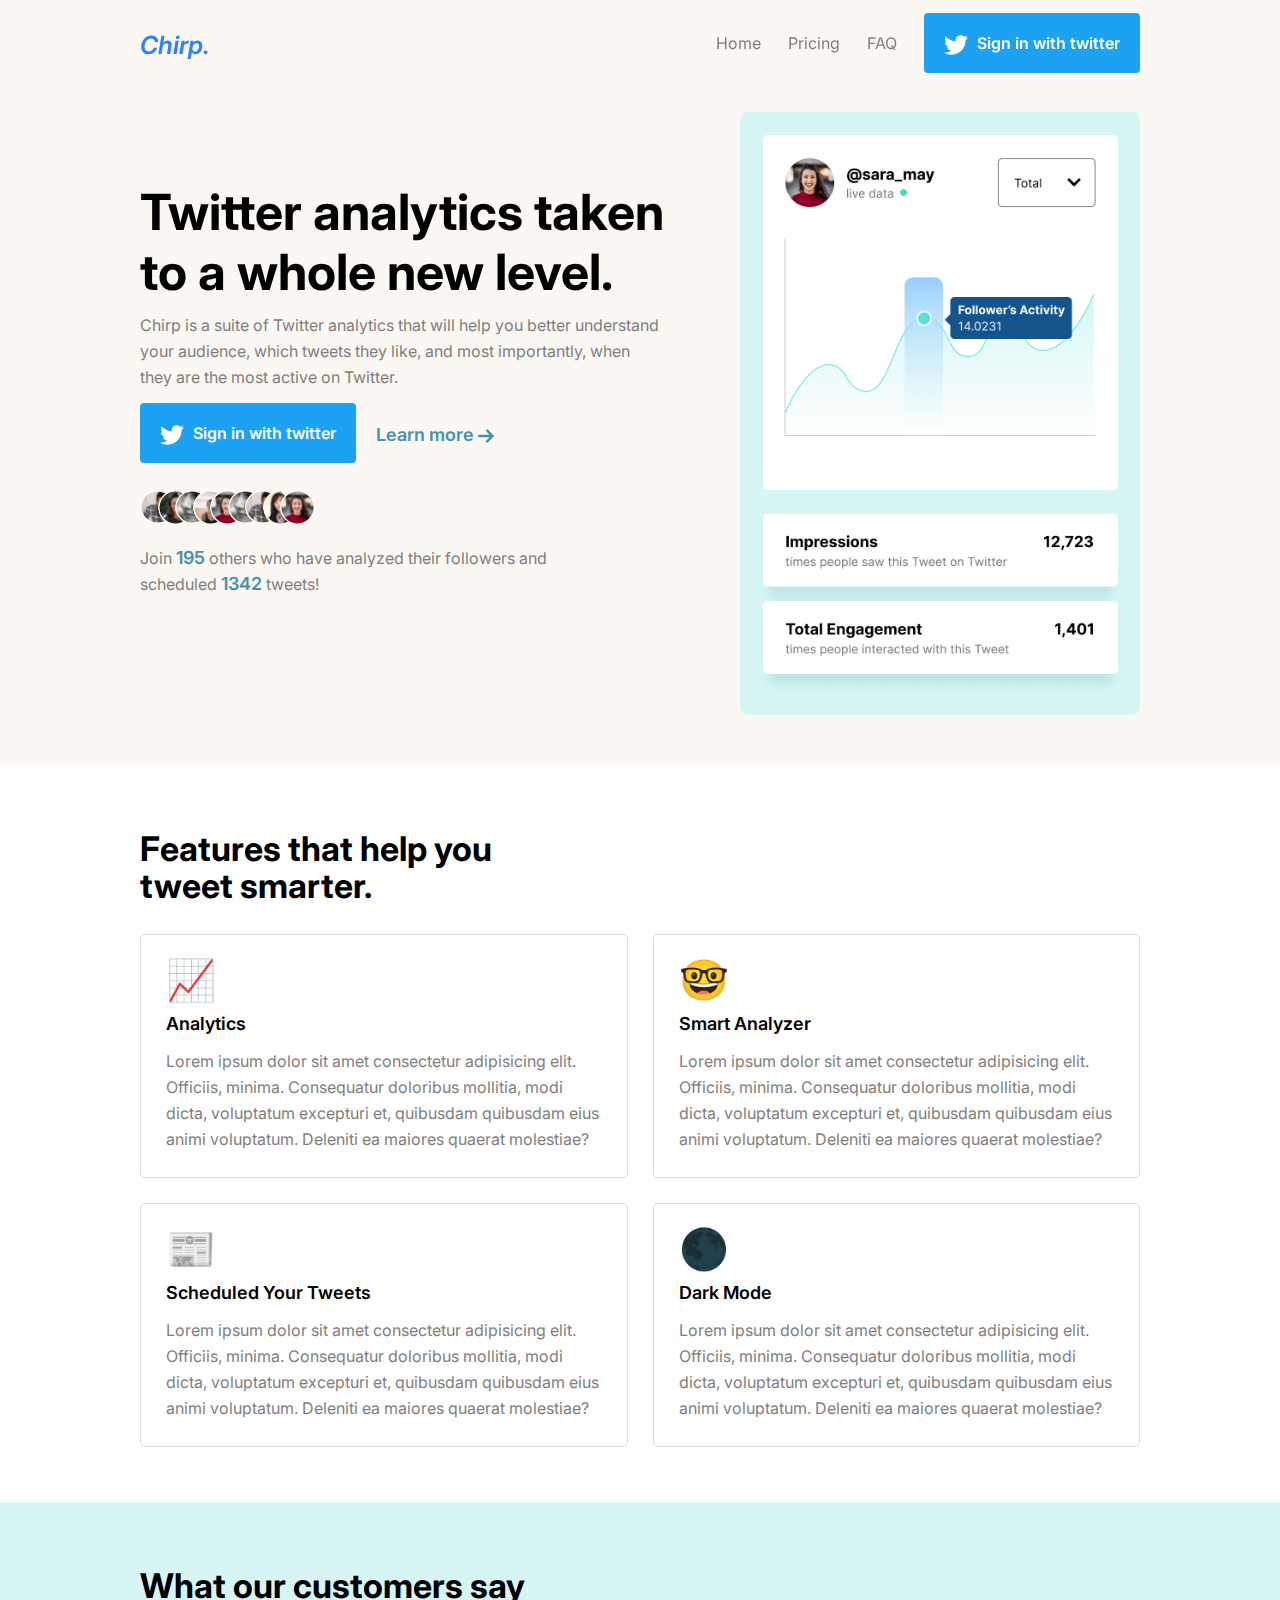
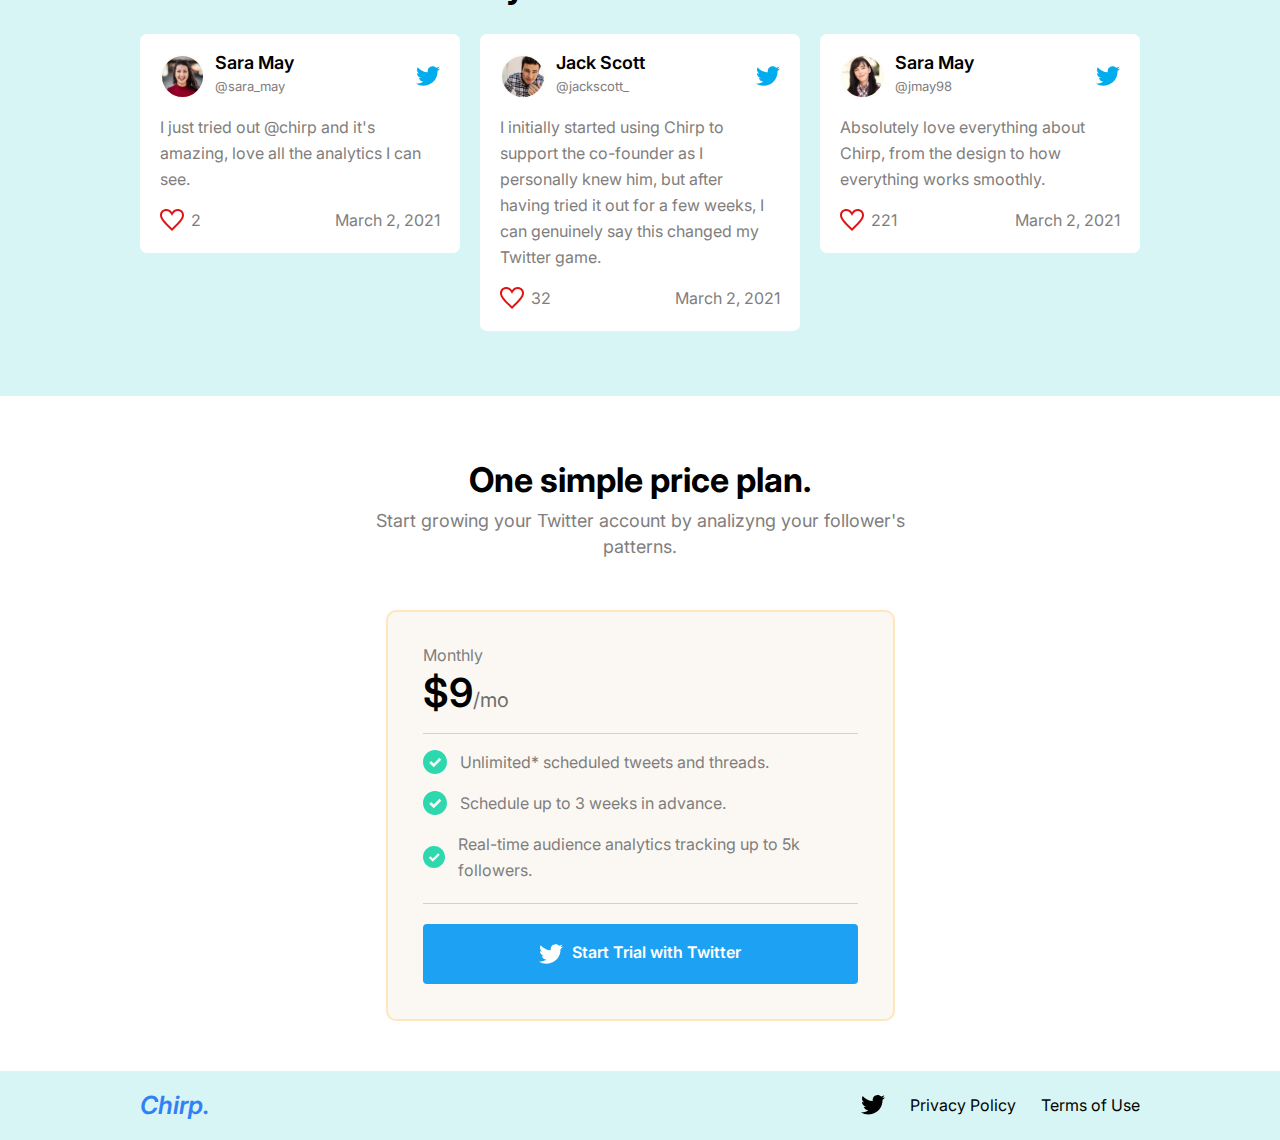
<file: index.html>
<!DOCTYPE html>
<html lang="en">

<head>
  <meta charset="UTF-8">
  <meta http-equiv="X-UA-Compatible" content="IE=edge">
  <meta name="viewport" content="width=device-width">
  <title>Landing page</title>
  <link rel="stylesheet" href="src/css/reset.css">
  <link rel="stylesheet" href="src/css/style.css">
  <link rel="stylesheet" href="src/css/media.css">
  <link rel="preconnect" href="https://fonts.gstatic.com" crossorigin>
  <link href="https://fonts.googleapis.com/css2?family=Inter:wght@300;500;600;700&display=swap" rel="stylesheet">
</head>

<body>
  <!-- Header start -->
  <header class="header">
    <div class="container">
      <div class="header__wrapper">
        <div class="header__logo">
          <a href="#" class="header__logo-link">
            Chirp.
          </a>
        </div>

        <div class="header__burger">
          <span></span>
        </div>

        <nav class="header__nav">
          <ul class="header__list">
            <li class="header__item">
              <a href="#" class="header__link">
                Home
              </a>
            </li>
            <li class="header__item">
              <a href="#" class="header__link">
                Pricing
              </a>
            </li>
            <li class="header__item">
              <a href="#" class="header__link">
                FAQ
              </a>
            </li>
            <li>
              <div class="button-twitter">
                <a href="#!">
                  <img src="Assets/Twitter.svg" alt="">
                  Sign in with twitter
                </a>
              </div>
            </li>
          </ul>
        </nav>
      </div>
    </div>
  </header>
  <!-- Header end -->
  <main class="main">
    <!-- Intro start -->
    <section class="intro">
      <div class="container">
        <div class="intro__inner">
          <div class="intro__left-side">
            <div class="intro__text">
              <div class="intro__text-title">
                <h1>Twitter analytics taken to a whole new level.</h1>
              </div>
              <div class="intro__text-subtitle">
                <p>
                  Chirp is a suite of Twitter analytics that will help you better understand <br> your audience, which
                  tweets
                  they like, and most importantly, when <br> they are the most active on Twitter.
                </p>
              </div>
              <div class="intro__links-wrapper">
                <div class="button-twitter intro-btn">
                  <a href="#!">
                    <img src="Assets/Twitter.svg" alt="">
                    Sign in with twitter
                  </a>
                </div>
                <div class="intro__links">
                  <div class="intro__link-item">
                    <a href="#!">Learn more
                      <img class="fl" src="Assets/right-arrow.svg" alt="">
                    </a>
                  </div>
                </div>
              </div>
              <div class="intro__clients">
                <div class="intro__clients-avatars">
                  <span class="intro__client-avatar">
                    <img src="Assets/userAvatar07.svg">
                  </span>
                  <span class="intro__client-avatar">
                    <img src="Assets/userAvatar06.svg">
                  </span>
                  <span class="intro__client-avatar">
                    <img src="Assets/userAvatar03.svg">
                  </span>
                  <span class="intro__client-avatar">
                    <img src="Assets/userAvatar05.svg">
                  </span>
                  <span class="intro__client-avatar">
                    <img src="Assets/userAvatar01.svg">
                  </span>
                  <span class="intro__client-avatar">
                    <img src="Assets/userAvatar03.svg">
                  </span>
                  <span class="intro__client-avatar">
                    <img src="Assets/userAvatar07.svg">
                  </span>
                  <span class="intro__client-avatar">
                    <img src="Assets/userAvatar02.svg">
                  </span>
                  <span class="intro__client-avatar">
                    <img src="Assets/userAvatar01.svg">
                  </span>
                </div>
              </div>
            </div>
            <div class="intro__text-join">
              <p>Join <span>195</span> others who have analyzed their followers and scheduled <span>1342</span>
                tweets!</p>
            </div>
            <div class="intro__avatarts">
            </div>
          </div>
          <div class="intro__right-side">
            <div class="intro__phohto">
              <picture>
                <source media="(max-width: 360px)" alt="img_1" srcset="Assets/Hero-image-desctop.png">
                <source media="(min-width: 768px)" alt="img_1" srcset="Assets/Hero-image-desctop.png">
                <img src="Assets/Hero-image-tablet.png" alt="img" style="width:auto;">
              </picture>
            </div>
          </div>
        </div>
      </div>
    </section>
    <!-- Intro end -->
    <!-- Features start -->
    <section class="features">
      <div class="container">
        <div class="global__title-text">
          <h1>Features that help you <br> tweet smarter.</h1>
        </div>
        <div class="features__card-wrapper">
          <div class="features__card-inner">
            <div class="features__card">
              <div class="features__card-emoji">
                <div class="test">
                  <span>
                    📈
                  </span>
                </div>
                <div class="features__card-title">
                  <h2>
                    Analytics
                  </h2>
                </div>
                <div class="features__card-subtitle">
                  <p>
                    Lorem ipsum dolor sit amet consectetur adipisicing elit. Officiis, minima. Consequatur doloribus
                    mollitia, modi dicta, voluptatum excepturi et, quibusdam quibusdam eius animi voluptatum. Deleniti
                    ea maiores quaerat molestiae?
                  </p>
                </div>
              </div>
            </div>
            <div class="features__card">
              <div class="features__card-emoji">
                <div class="test">
                  <span>
                    🤓
                  </span>
                </div>
                <div class="features__card-title">
                  <h2>
                    Smart Analyzer
                  </h2>
                </div>
                <div class="features__card-subtitle">
                  <p>
                    Lorem ipsum dolor sit amet consectetur adipisicing elit. Officiis, minima. Consequatur doloribus
                    mollitia, modi dicta, voluptatum excepturi et, quibusdam quibusdam eius animi voluptatum. Deleniti
                    ea maiores quaerat molestiae?
                  </p>
                </div>
              </div>
            </div>
          </div>
          <div class="features__card-inner">
            <div class="features__card">
              <div class="features__card-emoji">
                <div class="test">
                  <span>
                    📰
                  </span>
                </div>
                <div class="features__card-title">
                  <h2>
                    Scheduled Your Tweets 
                  </h2>
                </div>
                <div class="features__card-subtitle">
                  <p>
                    Lorem ipsum dolor sit amet consectetur adipisicing elit. Officiis, minima. Consequatur doloribus
                    mollitia, modi dicta, voluptatum excepturi et, quibusdam quibusdam eius animi voluptatum. Deleniti
                    ea maiores quaerat molestiae?
                  </p>
                </div>
              </div>
            </div>
            <div class="features__card">
              <div class="features__card-emoji">
                <div class="test">
                  <span>
                    🌑
                  </span>
                </div>
                <div class="features__card-title">
                  <h2>
                    Dark Mode
                  </h2>
                </div>
                <div class="features__card-subtitle">
                  <p>
                    Lorem ipsum dolor sit amet consectetur adipisicing elit. Officiis, minima. Consequatur doloribus
                    mollitia, modi dicta, voluptatum excepturi et, quibusdam quibusdam eius animi voluptatum. Deleniti
                    ea maiores quaerat molestiae?
                  </p>
                </div>
              </div>
            </div>
          </div>
        </div>
      </div>
    </section>
    <!-- Features end -->
    <!-- Customers start -->
    <section class="customers">
      <div class="container">
        <div class="global__title-text">
          <h1>What our customers say</h1>
        </div>
        <div class="customers__wrapper">
          <div class="customers__card">
            <div class="customers__card-user">
              <div class="customers__user-inner">
                <div class="customers__user-item">
                  <img src="Assets/userAvatar01.svg" alt="">
                </div>
                <div class="customers__user-name">
                  <h4>Sara May</h4>
                  <span>@sara_may</span>
                </div>
              </div>
              <div class="customers__user-socials">
                <a href="#!">
                  <img src="Assets/Twitter-Blue.svg" alt="">
                </a>
              </div>
            </div>
            <div class="customers__text">
              <p>I just tried out @chirp and it's amazing, love all the analytics I can see.</p>
            </div>
            <div class="customers__info">
              <div class="customers__info-likes">
                <div class="customers__likes-item">
                  <img src="Assets/Like.svg" alt="">
                </div>
                <div class="customers__likes-number">
                  2
                </div>
              </div>
              <div class="customers__info-date">
                <p>March 2, 2021</p>
              </div>
            </div>
          </div>
          <div class="customers__card">
            <div class="customers__card-user">
              <div class="customers__user-inner">
                <div class="customers__user-item">
                  <img src="Assets/userAvatar07.svg" alt="">
                </div>
                <div class="customers__user-name">
                  <h4>Jack Scott</h4>
                  <span>@jackscott_</span>
                </div>
              </div>
              <div class="customers__user-socials">
                <a href="#!">
                  <img src="Assets/Twitter-Blue.svg" alt="">
                </a>
              </div>
            </div>
            <div class="customers__text">
              <p>I initially started using Chirp to support the co-founder as I personally knew him, but after having
                tried it out for a few weeks, I can genuinely say this changed my Twitter game.</p>
            </div>
            <div class="customers__info">
              <div class="customers__info-likes">
                <div class="customers__likes-item">
                  <img src="Assets/Like.svg" alt="">
                </div>
                <div class="customers__likes-number">
                  32
                </div>
              </div>
              <div class="customers__info-date">
                <p>March 2, 2021</p>
              </div>
            </div>
          </div>
          <div class="customers__card">
            <div class="customers__card-user">
              <div class="customers__user-inner">
                <div class="customers__user-item">
                  <img src="Assets/userAvatar02.svg" alt="">
                </div>
                <div class="customers__user-name">
                  <h4>Sara May</h4>
                  <span>@jmay98</span>
                </div>
              </div>
              <div class="customers__user-socials">
                <a href="#!">
                  <img src="Assets/Twitter-Blue.svg" alt="">
                </a>
              </div>
            </div>
            <div class="customers__text">
              <p>Absolutely love everything about Chirp, from the design to how everything works smoothly.</p>
            </div>
            <div class="customers__info">
              <div class="customers__info-likes">
                <div class="customers__likes-item">
                  <img src="Assets/Like.svg" alt="">
                </div>
                <div class="customers__likes-number">
                  221
                </div>
              </div>
              <div class="customers__info-date">
                <p>March 2, 2021</p>
              </div>
            </div>
          </div>
        </div>
      </div>
    </section>
    <!-- Customers end -->
    <!-- Price start -->
    <section class="price">
      <div class="container">
        <div class="global__title-text text-price">
          <h1>One simple price plan.</h1>
          <p>Start growing your Twitter account by analizyng your follower's patterns.</p>
        </div>
        <div class="price__cards">
          <div class="price__card">
            <div class="price__card-text">
              <div class="price__card-title">
                Monthly
              </div>
              <div class="price__card-subtitle">
                <span>$9<sub>/mo</sub></span>
              </div>
            </div>
            <div class="price__list-wrapper">
              <ul class="price__list">
                <li class="price__item">
                  <div class="price__item-content">
                    <div class="price__icon">
                      <img src="Assets/Checkmark.svg " alt="">
                    </div>
                    <div class="price__item-text">
                      <p>Unlimited* scheduled tweets and threads.</p>
                    </div>
                  </div>
                </li>
                <li class="price__item">
                  <div class="price__item-content">
                    <div class="price__icon">
                      <img src="Assets/Checkmark.svg " alt="">
                    </div>
                    <div class="price__item-text">
                      <p>Schedule up to 3 weeks in advance.</p>
                    </div>
                  </div>
                </li>
                <li class="price__item">
                  <div class="price__item-content">
                    <div class="price__icon">
                      <img src="Assets/Checkmark.svg " alt="">
                    </div>
                    <div class="price__item-text">
                      <p>Real-time audience analytics tracking up to 5k followers.</p>
                    </div>
                  </div>
                </li>
              </ul>
              <div class="button-twitter button-price">
                <a href="#!">
                  <img src="Assets/Twitter.svg" alt="">
                  Start Trial with Twitter
                </a>
              </div>
            </div>
          </div>
        </div>
      </div>
    </section>
    <!-- Price end -->
  </main>
  <!-- Footer start -->
  <footer class="footer">
    <div class="container">
      <div class="footer__wrapper">
        <div class="footer__logo">
          <a href="#" class="footer__logo-link">
            Chirp.
          </a>
        </div>
        <div class="footer__list-wrapper">
          <ul class="footer__list">
            <li class="footer__item">
              <a class="footer__link" href="#!">
                <img src="Assets/Twitter-Black.svg" alt="">
              </a>
            </li>
            <li class="footer__item">
              <a class="footer__link" href="#!">
                Privacy Policy
              </a>
            </li>
            <li class="footer__item">
              <a class="footer__link" href="#!">
                Terms of Use
              </a>
            </li>
          </ul>
        </div>
      </div>
    </div>
  </footer>
  <!-- Footer end -->
  <script src="src/js/main.js"></script>
</body>

</html>
</file>
<file: src/css/style.css>
body {
  font-family: 'Inter', sans-serif;
  background-color: #fff;
  color: #7F7E7D;
  overflow-x: hidden;
}

img {
  max-width: 100%;
  object-fit: cover;
}

.container {
  max-width: 1000px;
  margin: 0 auto;
  padding: 0 15px;
}

/* Header styles start */
.header {
  position: fixed;
  padding: 15px 0;
  width: 100%;
  top: 0;
  left: 0;
  z-index: 2;
}

.header::before {
  content: '';
  position: absolute;
  top: 0;
  left: 0;
  width: 100%;
  height: 100%;
  z-index: 3;
}

.header__wrapper {
  display: flex;
  justify-content: space-between;
  align-items: center;
}

.header__logo {
  position: relative;
  z-index: 5;
}

.header__logo a {
  font-style: italic;
  text-decoration: none;
  color: #3180F5;
  font-size: 25px;
  font-weight: 600;
}

.header__burger {
  display: none;
}

.header__nav {
  margin-left: auto;
  padding: 20px 0 20px 0;
  z-index: 4;
}

.header__list {
  display: flex;
}

.header__item+.header__item {
  margin: 0 0 0 27px;
}

.header__link {
  color: #7F7E7D;
  font-size: 16px;
  font-weight: 400;
  text-decoration: none;
  transition: all .3s;
}

header.top__header .header__item .header__link:hover,
header.top__header .header__item .header__link:focus,
header.top__header .header__item .header__link:active {
  color: #1da1f2;
  outline: none;
}

.header__link:hover,
.header__link:focus,
.header__link:active {
  color: #1da1f2;
  outline: none;
}

.header__tools {
  margin: 0 0 0 40px;
}

.header__tools-icon {
  color: #fff;
  cursor: pointer;
}

.header__tools-icon i {
  margin: 0 0 0 10px;
}

.button-twitter a{
  background-color: #1da1f2;
  font-weight: 600;
  padding: 20px;
  text-decoration: none;
  color: #fff;
  border-radius: 4px;
  transition: .4s;
}

.button-twitter {
  margin-left: 27px;
}

.button-twitter a:hover{
  opacity: 0.8;
}

.button-twitter img {
  margin-right: 5px;
}

.top__header {
  background-color: #000;
  transition: all 0.35s;
}

.header.top__header .header__item .header__link {
  color: #fff;
}
/* Header styles end */

.global__title-text h1{
  color: #000;
  line-height: 37px;
  font-size: 34px;
  font-weight: 700;
  padding: 65px 0 30px;
}

/* Intro styles start */
.intro {
  padding: 112px 0 50px;
  height: 100%;
  background-color: #FBF8F3;
}

.intro__inner {
  display: flex;
  justify-content: space-between;
}

.intro__left-side {
  padding-top: 70px;
  width: 60%;
}

.intro__right-side {
  width: 40%;
}

.intro__text-title h1 {
  font-size: 50px;
  font-weight: 700;
  line-height: 60px;
  max-width: 550px;
  color: #000;
}

.intro__text-subtitle p {
  line-height: 26px;
  font-size: 16px;
  padding-top: 10px;
}

.button-twitter.intro-btn {
  margin: 15px 0;
  padding: 0;
}

.intro__link-item img {
  width: 16px;
}

.intro__links-wrapper {
  padding-top: 20px;
  display: flex;
  align-items: center;
}

.intro__link-item a{
  color: #4890A9;
  font-weight: 600;
  font-size: 18px;
  text-decoration: none;
}

.intro__link-item {
  padding-left: 20px;
}

.intro__text-join {
  padding-top: 18px;
  max-width: 465px;
}

.intro__text-join span {
  color: #4890A9;
  font-weight: 600;
  line-height: 26px;
  font-size: 18px;
}
/* Intro styles end */
/* features styles start */

.features__card-wrapper {
}

.features__card-inner {
  display: flex;
}

.features__card {
  width: 50%;
  border: 1px solid #DADADA;
  border-radius: 5px;
  margin-right: 25px;
  margin-bottom: 25px;
}

.features__card:last-child {
  margin-right: 0;
}

.features__card-emoji {
  padding: 25px;
}

.features__card-emoji span {
  font-size: 40px;
}

.features__card-title h2{
  color: #000;
  font-size: 18px;
  font-weight: 600;
  padding: 15px 0;
}

.features__card-subtitle p {
  line-height: 26px;
  font-size: 16px;
}
/* Features styles end */
/* Customers styles start */
.customers {
  margin-top: 30px;
  background-color: #D7F5F5;
  padding-bottom: 65px;
}

.customers__wrapper {
  display: flex;
  margin: 0 -10px;
}

.customers__card {
  width: 33.333%;
  padding: 20px;
  border-radius: 7px;
  background-color: #fff;
  margin: 0 10px;
  height: fit-content;
}

.customers__card p {
  line-height: 26px;
  font-size: 16px;
}

.customers__card-user {
  display: flex;
  align-items: center;
  margin-bottom: 15px;
}

.customers__text {
  margin-bottom: 15px;
  max-width: 265px;
}

.customers__info {
  display: flex;
  justify-content: space-between;
  align-items: center;
}

.customers__card-user {
  display: flex;
  justify-content: space-between;
}

.customers__user-inner {
  display: flex;
}

.customers__user-name h4 {
  color: #000;
  font-weight: 600;
  font-size: 18px;
  margin-bottom: 5px;
}

.customers__user-name span {
  font-size: 13px;
}

.customers__info-likes {
  display: flex;
  align-items: center;
}

.customers__user-item {
  margin-right: 10px;
}

.customers__likes-item {
  margin-right: 7px;
}

/* Features styles end */
/* Price Styles start */

.global__title-text.text-price {
  text-align: center;
}

.global__title-text.text-price h1 {
  padding: 65px 0 10px;
}

.text-price p {
  line-height: 26px;
  font-size: 18px;
  max-width: 600px;
  margin: 0 auto;
}

.price__card {
  background-color: #FBF8F3;
  border: 2px solid #FFE6BC;
  border-radius: 10px;  
  padding: 35px;
}

.price__cards {
  display: flex;
  justify-content: center;
  margin: 50px 0;
}

.price__card-title {
  margin-bottom: 10px;
}

.price__card-subtitle span{
  font-size: 40px;
  font-weight: 600;
  color: #000;
}

.price__card-subtitle sub {
  font-size: 20px;
  color: #6E6E6E;
  font-weight: normal;
}

.price__card-subtitle {
  padding-bottom: 20px;
  border-bottom: 1px solid #D1D1D0;
}

.price__list-wrapper {
  max-width: 435px;
}

.price__list {
  padding-bottom: 20px;
  border-bottom: 1px solid #D1D1D0;
}

.price__item-content {
  display: flex;
  align-items: center;
  padding: 15px 0;
}

.price__item-content:last-child {
  padding-bottom: 0;
}

.price__item-text {
  padding-left: 13px;
  line-height: 26px;
}

.button-twitter.button-price {
  margin-left: 0;
  text-align: center;
  margin-top: 20px;
}

.button-twitter.button-price a {
  display: block;
}
/* Price Styles end */





/* //////////////////////////////////////////////////////// */


.container-test {
  min-height: 600px;
  background-color: #4890A9;
}

.intro__clients {
  margin-top: 30px;
}

.intro__clients-avatars {
  display: inline-flex;
}

.intro__client-avatar {
  position: relative;
  border-radius: 50%;
  overflow: hidden;
  width: 35px;
}

.intro__client-avatar:not(:last-child) {
  margin-right: -17.5px;
}

.intro__client-avatar img {
  width: 100%;
  display: block;
}



/* //////////////////////////////////////////////////////// */

/* Footer styles start */
.footer {
  background-color: #D7F5F5;
}

.footer__wrapper {
  display: flex;
  justify-content: space-between;
  align-items: center;
}

.footer__logo a {
  font-style: italic;
  text-decoration: none;
  color: #3180F5;
  font-size: 25px;
  font-weight: 600;
}

.footer__wrapper {
  padding: 22px 0;
}

.footer__list {
  display: flex;
  align-items: center;
}

.footer__list .footer__item:not(:first-child) {
  margin-left: 25px;
}

.footer__link {
  color: #020202;
  text-decoration: none;
  transition: all .3s;
}

.footer__link:hover {
  color: #1da1f2;
}
/* Footer styles end */
</file>
<file: src/css/media.css>
@media (max-width: 767px) {
    /* Global styles start */
    body.header__lock {
        overflow: hidden;
    }
    
    .button-twitter {
        margin: 80px 0 0 0;
        display: flex;
        justify-content: center;
    }

    .button-twitter.button-price {
        display: block;
    }
    /* Global styles end */
    /* Header styles start */
    .header {
        position: fixed;
        top: 0;
        left: 0;
        width: 100%;
        z-index: 5;
        padding: 15px 0 15px 0;
    }

    .header::before {
        z-index: 5;
    }

    .header__burger {
        position: relative;
        display: block;
        width: 30px;
        height: 20px;
        position: relative;
        z-index: 5;
        cursor: pointer;
    }

    .header__burger span {
        position: absolute;
        background-color: #000;
        left: 0;
        width: 100%;
        height: 3px;
        top: 9px;
        transition: all 0.3s ease 0s;
    }

    .header__burger::before,
    .header__burger::after {
        content: '';
        background-color: #000;
        position: absolute;
        width: 100%;
        height: 3px;
        left: 0;
        transition: all 0.3s ease 0s;
    }

    .header__burger::before {
        top: 0;
    }

    .header__burger::after {
        bottom: 0;
    }

    .header__burger.header__active::before {
        transform: rotate(45deg);
        top: 9px;
        background-color: #1da1f2;
    }

    .header__burger.header__active::after {
        transform: rotate(-45deg);
        bottom: 9px;
        background-color: #fff;
    }

    .header__burger.header__active span {
        transform: scale(0);
    }

    .header__nav {
        position: fixed;
        top: -200%;
        left: 0;
        width: 100%;
        height: 100%;
        transition: all 0.9s ease 0s;
        background-color: #1f1f1f;
        padding: 70px 0 0 0;
    }

    .header__nav.header__active {
        top: 0;
    }

    .header__list {
        display: block;
    }

    .header__item+.header__item {
        margin: 0 0 0 0;
    }

    .header__item {
        padding: 41px 0 0 0;
        text-align: center;
    }

    .header__link {
        font-size: 45px;
        color: #fff;
    }

    .header.top__header .header__burger span,
    .header.top__header .header__burger::before,
    .header.top__header .header__burger::after {
        background-color: #fff;
    }

    .header.top__header .header__burger.header__active::before {
        transform: rotate(45deg);
        top: 9px;
        background-color: #1da1f2;
    }

    .header.top__header .header__burger.header__active::after {
        transform: rotate(-45deg);
        bottom: 9px;
        background-color: #fff;
    }

    /* Header styles end */
    /* Intro styles start */
    .intro__inner {
        flex-direction: column;
    }

    .intro__left-side {
        width: 100%;
        order: 2;
    }

    .intro__right-side {
        width: 100%;
    }

    .intro__text-title h1 {
        max-width: 500px;
        font-size: 37px;
        line-height: 35px;
    }

    /* Intro styles end */
    /*Features styles start */
    .features__card-inner {
        flex-wrap: wrap;
    }

    .features__card {
        margin-right: 0;
        width: 100%;
    }
    /*Features styles end */
    /*Customers styles start */
    .customers__wrapper {
        flex-wrap: wrap;
    }

    .customers__card {
        width: 100%;
        margin-bottom: 20px;
    }

    .customers__card:last-child {
        margin-bottom: 0;
    }

    .customers__text {
        max-width: 100%;
    }

    /*Customers styles end */
}

@media (max-width: 410px) {

    /*Footer styles start */
    .footer__logo {
        margin-right: 10px;
    }

    .footer__wrapper {
        padding: 16px 0;
        flex-wrap: wrap;
        justify-content: flex-start;
    }

    .footer__list-wrapper {
        padding: 10px 0 0 0;
    }
    /*Footer styles end */
}

@media (max-width: 360px) {
    /* Intro styles start */
    .intro__links-wrapper {
        display: block;
    }

    .intro__links-wrapper {
        padding: 0;
    }

    .intro__link-item {
        padding-left: 0;
        text-align: center;
    }
    
    .intro__text-title h1 {
        font-size: 27px;
        line-height: 35px
    }

    
    .intro__text-subtitle p {
        line-height: 22px;
        font-size: 17px;
    }

    .button-twitter.intro-btn {
        
    }

    .button-twitter.intro-btn a{
        width: 100%;
        text-align: center;
    }

    .intro__left-side {
        padding-top: 35px;
    }
    /* Intro styles end */
}
</file>
